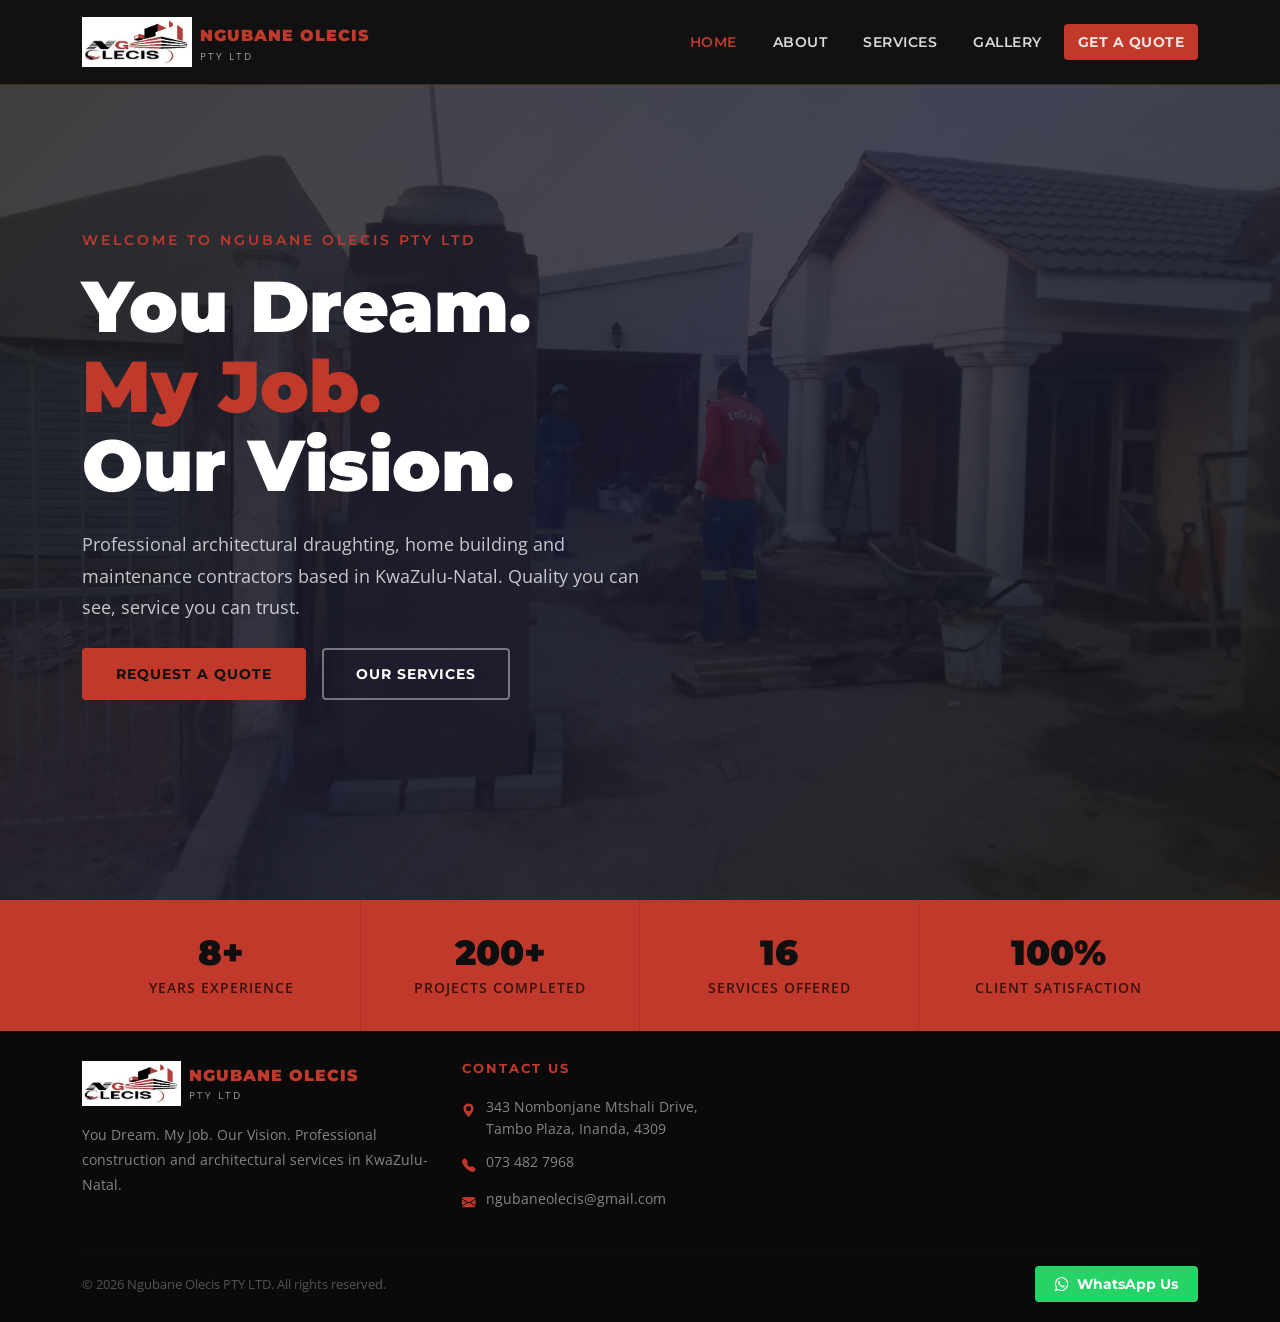
<file: index.html>
<!DOCTYPE html>
<html lang="en">
<head>
    <meta charset="UTF-8">
    <meta name="viewport" content="width=device-width, initial-scale=1.0">
    <meta name="description" content="Ngubane Olecis PTY LTD - Professional construction, architectural draughting and home building contractors in Inanda, KwaZulu-Natal">
    <meta name="keywords" content="construction, home building, renovations, architectural, KwaZulu-Natal, Inanda, Ngubane Olecis">
    <title>Ngubane Olecis PTY LTD</title>

    <!-- Bootstrap CSS -->
    <link href="https://cdn.jsdelivr.net/npm/bootstrap@5.3.0/dist/css/bootstrap.min.css" rel="stylesheet">
    <!-- Bootstrap Icons -->
    <link href="https://cdn.jsdelivr.net/npm/bootstrap-icons@1.10.5/font/bootstrap-icons.css" rel="stylesheet">
    <!-- Google Fonts -->
    <link href="https://fonts.googleapis.com/css2?family=Montserrat:wght@400;600;700;900&family=Open+Sans:wght@400;500;600&display=swap" rel="stylesheet">
    <!-- Custom CSS -->
    <link rel="stylesheet" href="./style.css">
</head>
<body>

<!-- NAVBAR -->
<nav class="navbar navbar-expand-lg fixed-top" id="mainNavbar">
    <div class="container">
        <a class="navbar-brand d-flex align-items-center gap-2" href="index.html">
            <img src="logo.png" alt="Ngubane Olecis Logo" height="50">
            <div>
                <span class="brand-name">NGUBANE OLECIS</span>
                <span class="brand-sub d-block">PTY LTD</span>
            </div>
        </a>
        <button class="navbar-toggler" type="button" data-bs-toggle="collapse" data-bs-target="#navMenu">
            <span class="navbar-toggler-icon"></span>
        </button>
        <div class="collapse navbar-collapse" id="navMenu">
            <ul class="navbar-nav ms-auto align-items-lg-center gap-lg-2">
                <li class="nav-item"><a class="nav-link active" href="index.html">Home</a></li>
                <li class="nav-item"><a class="nav-link" href="about.html">About</a></li>
                <li class="nav-item"><a class="nav-link" href="services.html">Services</a></li>
                <li class="nav-item"><a class="nav-link" href="gallery.html">Gallery</a></li>
                <li class="nav-item">
                    <a class="nav-link btn-quote" href="contact.html">Get a Quote</a>
                </li>
            </ul>
        </div>
    </div>
</nav>

<!-- HERO SECTION -->
<section class="hero-section d-flex align-items-center" id="home">
    <div class="hero-overlay"></div>
    <div class="container position-relative z-1">
        <div class="row">
            <div class="col-lg-8">
                <p class="hero-tagline">Welcome to Ngubane Olecis PTY LTD</p>
                <h1 class="hero-title">You Dream.<br><span>My Job.</span><br>Our Vision.</h1>
                <p class="hero-description">Professional architectural draughting, home building and maintenance contractors based in KwaZulu-Natal. Quality you can see, service you can trust.</p>
                <div class="d-flex flex-wrap gap-3 mt-4">
                    <a href="contact.html" class="btn btn-primary-custom">Request a Quote</a>
                    <a href="services.html" class="btn btn-outline-custom">Our Services</a>
                </div>
            </div>
        </div>
    </div>
</section>

<!-- STATS SECTION -->
<section class="stats-section">
    <div class="container">
        <div class="row g-0">
            <div class="col-6 col-md-3 stat-item text-center">
                <h3>8+</h3>
                <p>Years Experience</p>
            </div>
            <div class="col-6 col-md-3 stat-item text-center">
                <h3>200+</h3>
                <p>Projects Completed</p>
            </div>
            <div class="col-6 col-md-3 stat-item text-center">
                <h3>16</h3>
                <p>Services Offered</p>
            </div>
            <div class="col-6 col-md-3 stat-item text-center">
                <h3>100%</h3>
                <p>Client Satisfaction</p>
            </div>
        </div>
    </div>
</section>

<!-- FOOTER -->
<footer class="footer py-5">
    <div class="container">
        <div class="row g-4">
            <div class="col-lg-4">
                <div class="d-flex align-items-center gap-2 mb-3">
                    <img src="logo.png" alt="Logo" height="45">
                    <div>
                        <span class="brand-name">NGUBANE OLECIS</span>
                        <span class="brand-sub d-block">PTY LTD</span>
                    </div>
                </div>
                <p class="footer-desc">You Dream. My Job. Our Vision. Professional construction and architectural services in KwaZulu-Natal.</p>
            </div>

            <div class="col-lg-3">
                <h6 class="footer-heading">Contact Us</h6>
                <ul class="footer-contact">
                    <li><i class="bi bi-geo-alt-fill"></i> 343 Nombonjane Mtshali Drive, Tambo Plaza, Inanda, 4309</li>
                    <li><i class="bi bi-telephone-fill"></i> 073 482 7968</li>
                    <li><i class="bi bi-envelope-fill"></i> ngubaneolecis@gmail.com</li>
                </ul>
            </div>
        </div>
        <hr class="footer-divider mt-4">
        <div class="row align-items-center">
            <div class="col-md-6 text-center text-md-start">
                <p class="footer-copy">© 2026 Ngubane Olecis PTY LTD. All rights reserved.</p>
            </div>
            <div class="col-md-6 text-center text-md-end">
                <a href="https://wa.me/27734827968" class="whatsapp-btn" target="_blank">
                    <i class="bi bi-whatsapp"></i> WhatsApp Us
                </a>
            </div>
        </div>
    </div>
</footer>

<!-- Bootstrap JS -->
<script src="https://cdn.jsdelivr.net/npm/bootstrap@5.3.0/dist/js/bootstrap.bundle.min.js"></script>
<!-- Custom JS -->
<script src="./main.js"></script>
</body>
</html>
</file>
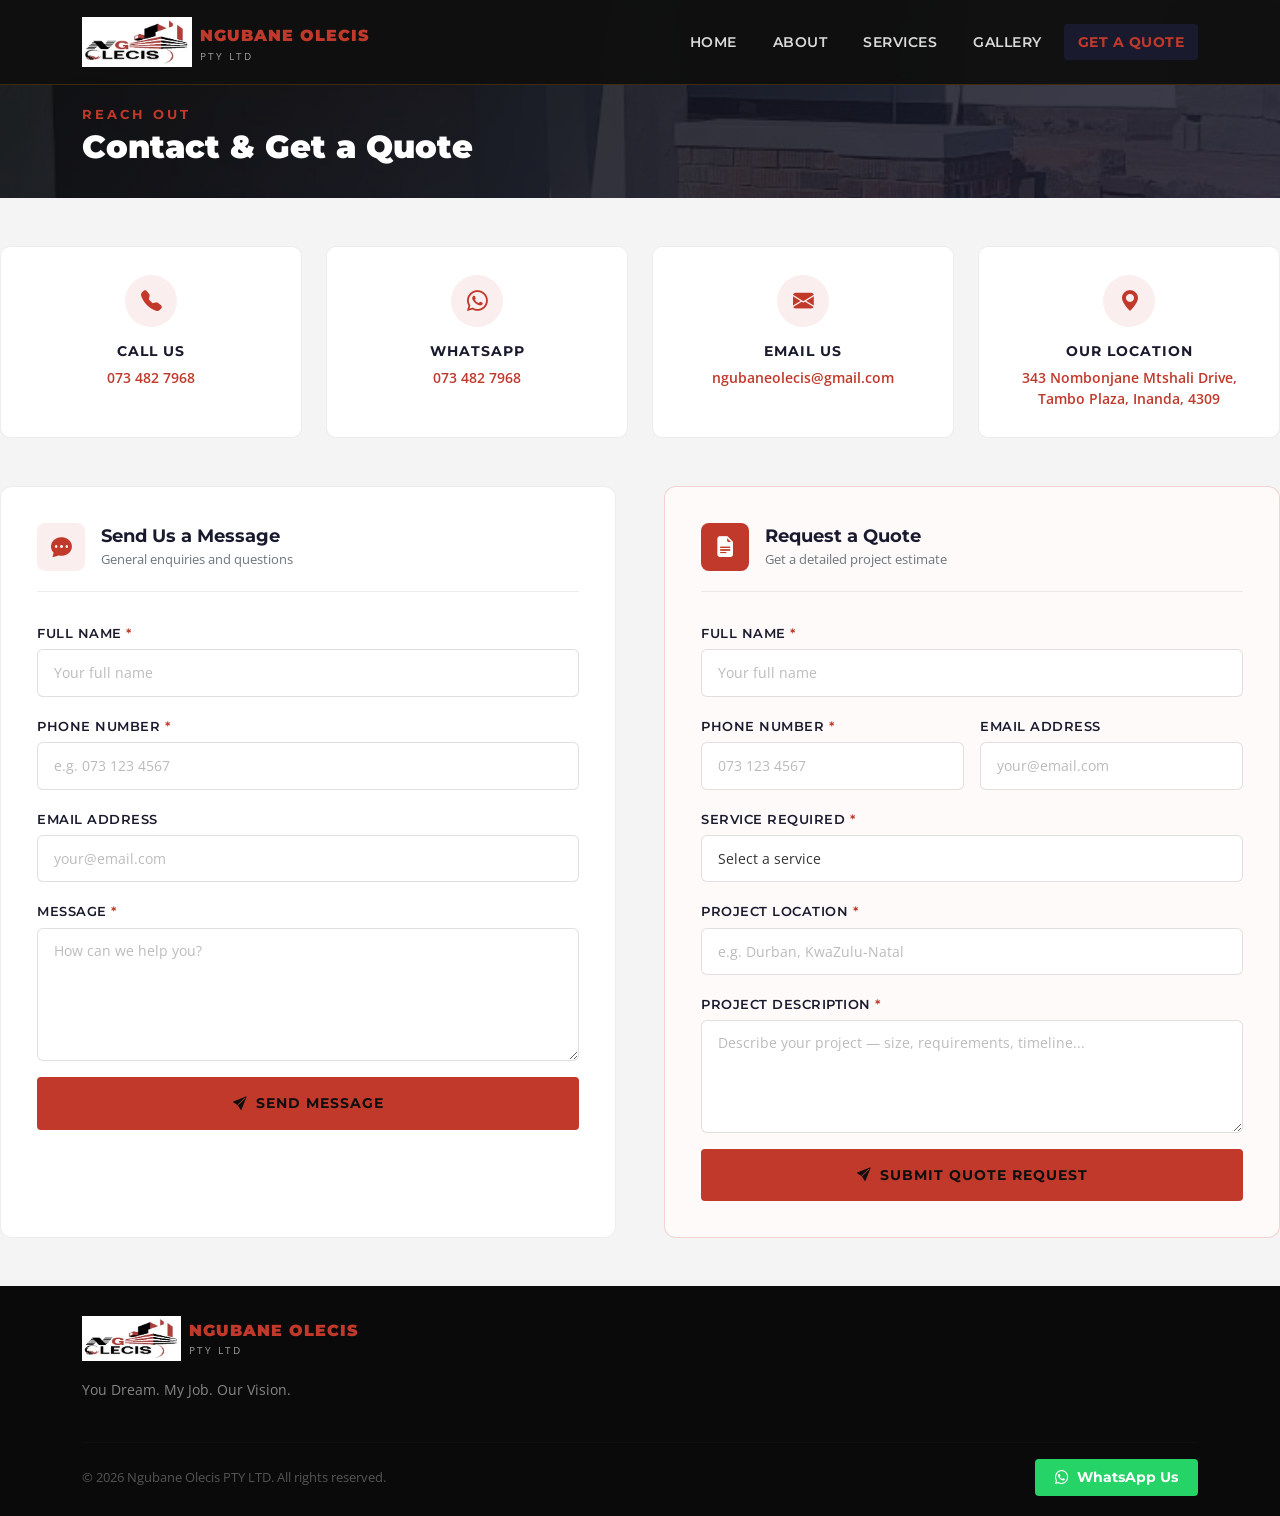
<file: contact.html>
<!DOCTYPE html>
<html lang="en">
<head>
    <meta charset="UTF-8">
    <meta name="viewport" content="width=device-width, initial-scale=1.0">
    <meta name="description" content="Contact Ngubane Olecis PTY LTD - Request a quote or get in touch with our construction team in KwaZulu-Natal">
    <title>Contact Us | Ngubane Olecis PTY LTD</title>

    <link href="https://cdn.jsdelivr.net/npm/bootstrap@5.3.0/dist/css/bootstrap.min.css" rel="stylesheet">
    <link href="https://cdn.jsdelivr.net/npm/bootstrap-icons@1.10.5/font/bootstrap-icons.css" rel="stylesheet">
    <link href="https://fonts.googleapis.com/css2?family=Montserrat:wght@400;600;700;900&family=Open+Sans:wght@400;500;600&display=swap" rel="stylesheet">
    <link rel="stylesheet" href="style.css">
</head>
<body>

<!-- NAVBAR -->
<nav class="navbar navbar-expand-lg fixed-top" id="mainNavbar">
    <div class="container">
        <a class="navbar-brand d-flex align-items-center gap-2" href="index.html">
            <img src="logo.png" alt="Ngubane Olecis Logo" height="50">
            <div>
                <span class="brand-name">NGUBANE OLECIS</span>
                <span class="brand-sub d-block">PTY LTD</span>
            </div>
        </a>
        <button class="navbar-toggler" type="button" data-bs-toggle="collapse" data-bs-target="#navMenu">
            <span class="navbar-toggler-icon"></span>
        </button>
        <div class="collapse navbar-collapse" id="navMenu">
            <ul class="navbar-nav ms-auto align-items-lg-center gap-lg-2">
                <li class="nav-item"><a class="nav-link" href="index.html">Home</a></li>
                <li class="nav-item"><a class="nav-link" href="about.html">About</a></li>
                <li class="nav-item"><a class="nav-link" href="services.html">Services</a></li>
                <li class="nav-item"><a class="nav-link" href="gallery.html">Gallery</a></li>
                <li class="nav-item"><a class="nav-link btn-quote active" href="contact.html">Get a Quote</a></li>
            </ul>
        </div>
    </div>
</nav>

<!-- PAGE HERO -->
<section class="page-hero contact-hero d-flex align-items-center">
    <div class="contact-hero-overlay"></div>
    <div class="container position-relative z-1">
        <p class="section-label">Reach Out</p>
        <h1 class="page-hero-title">Contact & Get a Quote</h1>
        
    </div>
</section>

<!-- CONTACT INFO CARDS -->
<section class="py-5 contact-main-section">
<div class="row g-4 justify-content-center mb-5">
    <div class="col-sm-6 col-lg-3">
        <a href="tel:0734827968" class="contact-info-link">
            <div class="contact-info-card text-center">
                <div class="contact-info-icon">
                    <i class="bi bi-telephone-fill"></i>
                </div>
                <h6>Call Us</h6>
                <span>073 482 7968</span>
            </div>
        </a>
    </div>
    <div class="col-sm-6 col-lg-3">
        <a href="https://wa.me/27734827968" target="_blank" class="contact-info-link">
            <div class="contact-info-card text-center">
                <div class="contact-info-icon">
                    <i class="bi bi-whatsapp"></i>
                </div>
                <h6>WhatsApp</h6>
                <span>073 482 7968</span>
            </div>
        </a>
    </div>
    <div class="col-sm-6 col-lg-3">
        <a href="mailto:ngubaneolecis@gmail.com" class="contact-info-link">
            <div class="contact-info-card text-center">
                <div class="contact-info-icon">
                    <i class="bi bi-envelope-fill"></i>
                </div>
                <h6>Email Us</h6>
                <span>ngubaneolecis@gmail.com</span>
            </div>
        </a>
    </div>
    <div class="col-sm-6 col-lg-3">
        <a href="https://maps.google.com/?q=905+Nombonjane+Mtshali+Drive+Inanda" target="_blank" class="contact-info-link">
            <div class="contact-info-card text-center">
                <div class="contact-info-icon">
                    <i class="bi bi-geo-alt-fill"></i>
                </div>
                <h6>Our Location</h6>
                <span>343 Nombonjane Mtshali Drive, Tambo Plaza, Inanda, 4309</span>
            </div>
        </a>
    </div>
</div>

        <!-- FORMS ROW -->
        <div class="row g-5">

            <!-- CONTACT FORM -->
            <div class="col-lg-6">
                <div class="form-card">
                    <div class="form-card-header">
                        <div class="form-card-icon"><i class="bi bi-chat-dots-fill"></i></div>
                        <div>
                            <h4>Send Us a Message</h4>
                            <p>General enquiries and questions</p>
                        </div>
                    </div>
                    <form id="contactForm" action="https://formspree.io/f/YOUR_FORM_ID" method="POST">
                        <div class="mb-3">
                            <label class="form-label">Full Name <span class="required">*</span></label>
                            <input type="text" name="name" class="form-control custom-input" placeholder="Your full name" required>
                        </div>
                        <div class="mb-3">
                            <label class="form-label">Phone Number <span class="required">*</span></label>
                            <input type="tel" name="phone" class="form-control custom-input" placeholder="e.g. 073 123 4567" required>
                        </div>
                        <div class="mb-3">
                            <label class="form-label">Email Address</label>
                            <input type="email" name="email" class="form-control custom-input" placeholder="your@email.com">
                        </div>
                        <div class="mb-3">
                            <label class="form-label">Message <span class="required">*</span></label>
                            <textarea name="message" class="form-control custom-input" rows="5" placeholder="How can we help you?" required></textarea>
                        </div>
                        <button type="submit" class="btn btn-primary-custom w-100">
                            <i class="bi bi-send-fill me-2"></i>Send Message
                        </button>
                    </form>
                </div>
            </div>

            <!-- QUOTE FORM -->
            <div class="col-lg-6">
                <div class="form-card quote-form-card">
                    <div class="form-card-header">
                        <div class="form-card-icon featured"><i class="bi bi-file-earmark-text-fill"></i></div>
                        <div>
                            <h4>Request a Quote</h4>
                            <p>Get a detailed project estimate</p>
                        </div>
                    </div>
                    <form id="quoteForm" action="https://formspree.io/f/YOUR_FORM_ID" method="POST">
                        <div class="mb-3">
                            <label class="form-label">Full Name <span class="required">*</span></label>
                            <input type="text" name="name" class="form-control custom-input" placeholder="Your full name" required>
                        </div>
                        <div class="row g-3 mb-3">
                            <div class="col-6">
                                <label class="form-label">Phone Number <span class="required">*</span></label>
                                <input type="tel" name="phone" class="form-control custom-input" placeholder="073 123 4567" required>
                            </div>
                            <div class="col-6">
                                <label class="form-label">Email Address</label>
                                <input type="email" name="email" class="form-control custom-input" placeholder="your@email.com">
                            </div>
                        </div>
                        <div class="mb-3">
                            <label class="form-label">Service Required <span class="required">*</span></label>
                            <select name="service" class="form-control custom-input" required>
                                <option value="" disabled selected>Select a service</option>
                                <option>Architectural Services & House Plans</option>
                                <option>Home Building</option>
                                <option>Home Renovations</option>
                                <option>Plumbing</option>
                                <option>Roofing</option>
                                <option>Painting</option>
                                <option>Ceilings & Interior Design</option>
                                <option>Landscaping</option>
                                <option>Storm Water Control</option>
                                <option>Wall & Concrete Repairs</option>
                                <option>Fencing</option>
                                <option>Decking</option>
                                <option>Project Management</option>
                                <option>Other</option>
                            </select>
                        </div>
                        <div class="mb-3">
                            <label class="form-label">Project Location <span class="required">*</span></label>
                            <input type="text" name="location" class="form-control custom-input" placeholder="e.g. Durban, KwaZulu-Natal" required>
                        </div>
                        <div class="mb-3">
                            <label class="form-label">Project Description <span class="required">*</span></label>
                            <textarea name="description" class="form-control custom-input" rows="4" placeholder="Describe your project — size, requirements, timeline..." required></textarea>
                        </div>
                        <button type="submit" class="btn btn-primary-custom w-100">
                            <i class="bi bi-send-fill me-2"></i>Submit Quote Request
                        </button>
                    </form>
                </div>
            </div>

        </div>
    </div>
</section>

<!-- SUCCESS MESSAGE -->
<div id="successMessage" class="success-toast" style="display:none;">
    <i class="bi bi-check-circle-fill"></i>
    <span>Message sent successfully! We will be in touch soon.</span>
</div>

<!-- FOOTER -->
<footer class="footer py-5">
    <div class="container">
        <div class="row g-4">
            <div class="col-lg-4">
                <div class="d-flex align-items-center gap-2 mb-3">
                    <img src="logo.png" alt="Logo" height="45">
                    <div>
                        <span class="brand-name">NGUBANE OLECIS</span>
                        <span class="brand-sub d-block">PTY LTD</span>
                    </div>
                </div>
                <p class="footer-desc">You Dream. My Job. Our Vision.</p>
            </div>
          
        </div>
        <hr class="footer-divider mt-4">
        <div class="row align-items-center">
            <div class="col-md-6 text-center text-md-start">
                <p class="footer-copy">© 2026 Ngubane Olecis PTY LTD. All rights reserved.</p>
            </div>
            <div class="col-md-6 text-center text-md-end">
                <a href="https://wa.me/27734827968" class="whatsapp-btn" target="_blank">
                    <i class="bi bi-whatsapp"></i> WhatsApp Us
                </a>
            </div>
        </div>
    </div>
</footer>

<script src="https://cdn.jsdelivr.net/npm/bootstrap@5.3.0/dist/js/bootstrap.bundle.min.js"></script>
<script src="main.js"></script>
</body>
</html>
</file>
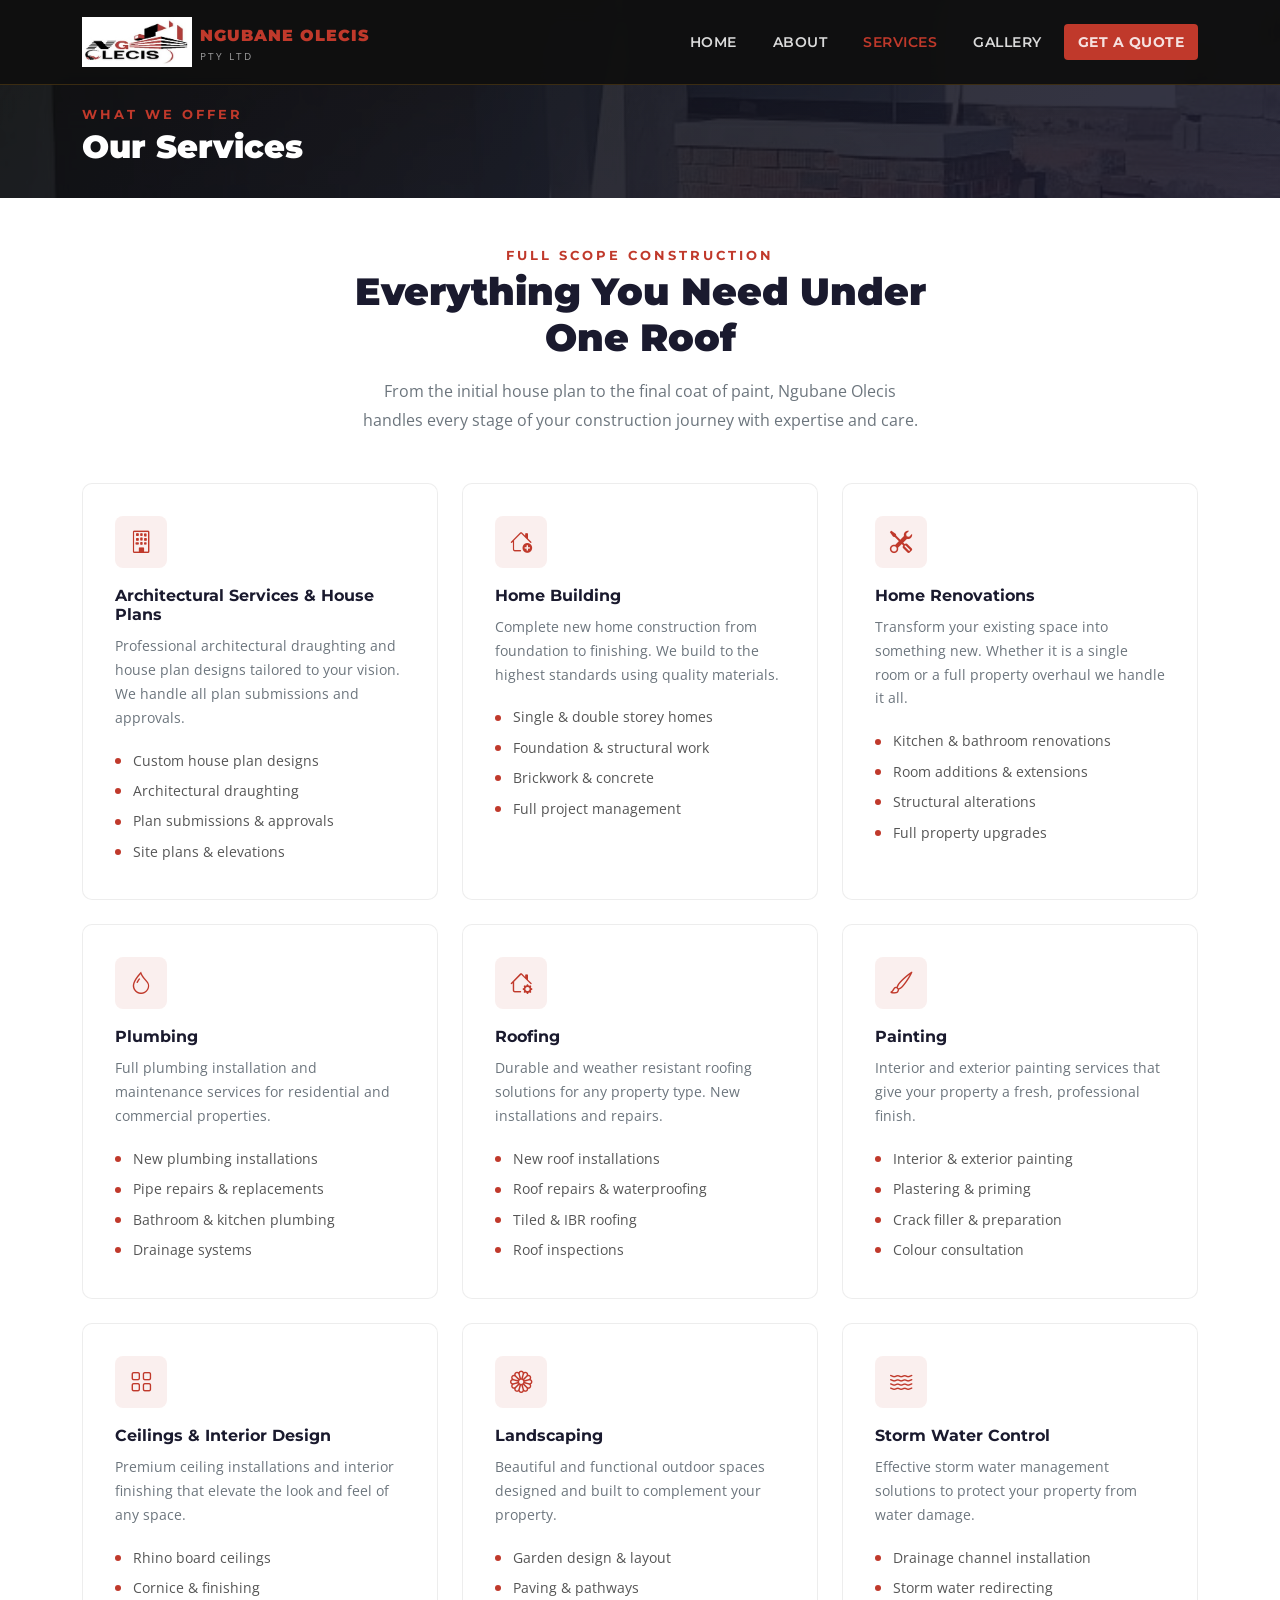
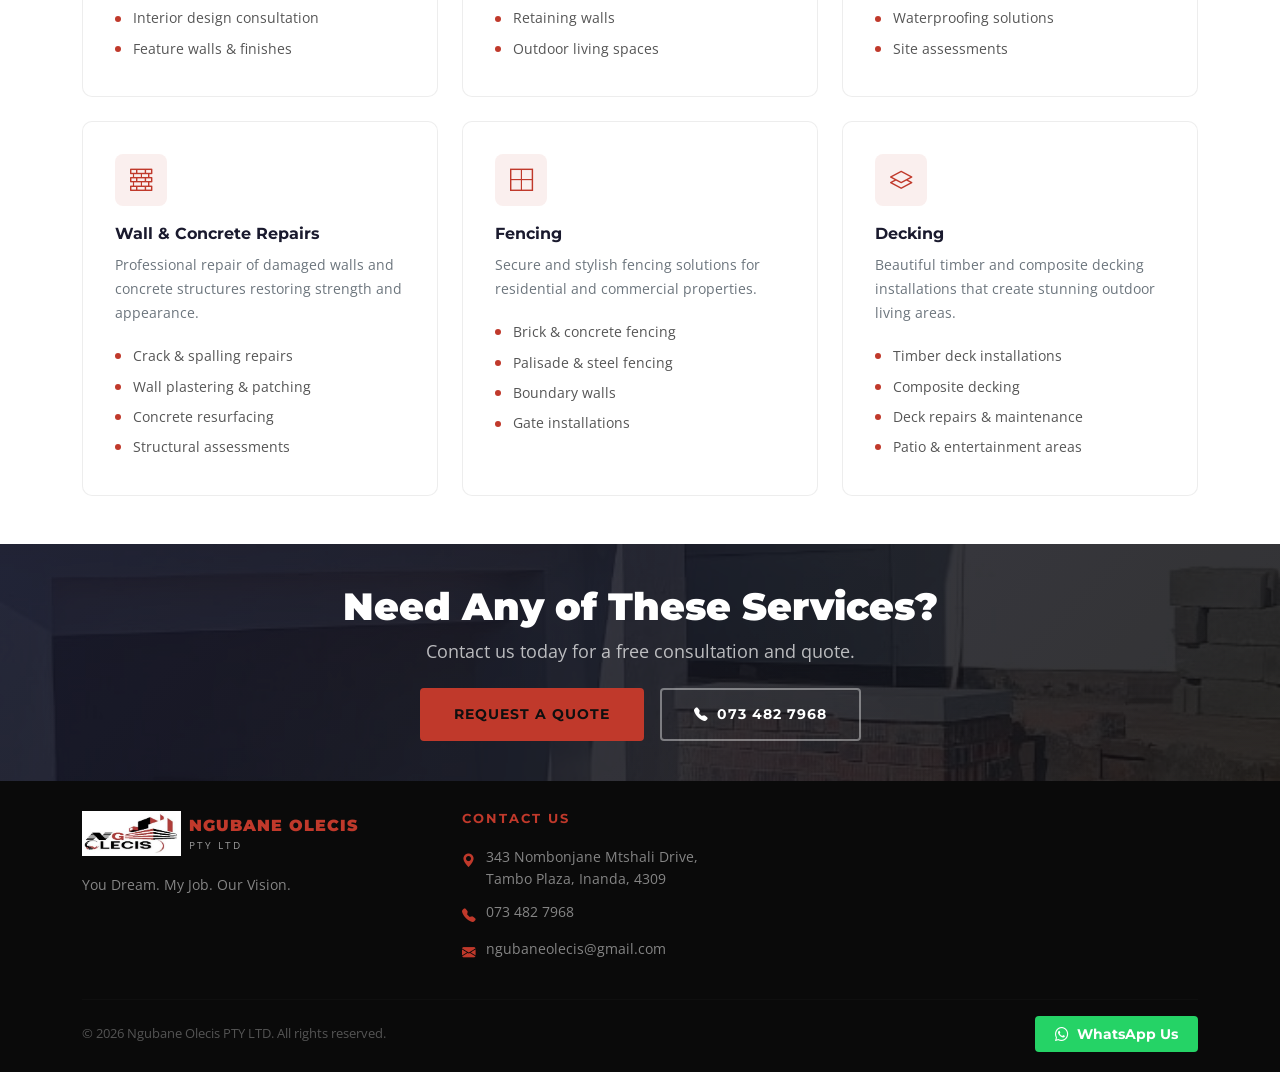
<file: services.html>
<!DOCTYPE html>
<html lang="en">
<head>
    <meta charset="UTF-8">
    <meta name="viewport" content="width=device-width, initial-scale=1.0">
    <meta name="description" content="Services offered by Ngubane Olecis PTY LTD - Construction, Architectural, Renovations and more in KwaZulu-Natal">
    <title>Services | Ngubane Olecis PTY LTD</title>

    <link href="https://cdn.jsdelivr.net/npm/bootstrap@5.3.0/dist/css/bootstrap.min.css" rel="stylesheet">
    <link href="https://cdn.jsdelivr.net/npm/bootstrap-icons@1.10.5/font/bootstrap-icons.css" rel="stylesheet">
    <link href="https://fonts.googleapis.com/css2?family=Montserrat:wght@400;600;700;900&family=Open+Sans:wght@400;500;600&display=swap" rel="stylesheet">
    <link rel="stylesheet" href="style.css">
</head>
<body>

<!-- NAVBAR -->
<nav class="navbar navbar-expand-lg fixed-top" id="mainNavbar">
    <div class="container">
        <a class="navbar-brand d-flex align-items-center gap-2" href="index.html">
            <img src="logo.png" alt="Ngubane Olecis Logo" height="50">
            <div>
                <span class="brand-name">NGUBANE OLECIS</span>
                <span class="brand-sub d-block">PTY LTD</span>
            </div>
        </a>
        <button class="navbar-toggler" type="button" data-bs-toggle="collapse" data-bs-target="#navMenu">
            <span class="navbar-toggler-icon"></span>
        </button>
        <div class="collapse navbar-collapse" id="navMenu">
            <ul class="navbar-nav ms-auto align-items-lg-center gap-lg-2">
                <li class="nav-item"><a class="nav-link" href="index.html">Home</a></li>
                <li class="nav-item"><a class="nav-link" href="about.html">About</a></li>
                <li class="nav-item"><a class="nav-link active" href="services.html">Services</a></li>
                <li class="nav-item"><a class="nav-link" href="gallery.html">Gallery</a></li>
                <li class="nav-item"><a class="nav-link btn-quote" href="contact.html">Get a Quote</a></li>
            </ul>
        </div>
    </div>
</nav>

<!-- PAGE HERO -->
<section class="page-hero d-flex align-items-center">
    <div class="page-hero-overlay"></div>
    <div class="container position-relative z-1">
        <p class="section-label">What We Offer</p>
        <h1 class="page-hero-title">Our Services</h1>
       
    </div>
</section>

<!-- SERVICES INTRO -->
<section class="py-5 bg-white">
    <div class="container">
        <div class="row justify-content-center text-center mb-5">
            <div class="col-lg-7">
                <p class="section-label">Full Scope Construction</p>
                <h2 class="section-title">Everything You Need Under One Roof</h2>
                <p class="section-description">From the initial house plan to the final coat of paint, Ngubane Olecis handles every stage of your construction journey with expertise and care.</p>
            </div>
        </div>

        <div class="row g-4">

            <div class="col-md-6 col-lg-4">
                <div class="service-card-full">
                    <div class="scf-icon"><i class="bi bi-building"></i></div>
                    <div class="scf-body">
                        <h5>Architectural Services & House Plans</h5>
                        <p>Professional architectural draughting and house plan designs tailored to your vision. We handle all plan submissions and approvals.</p>
                        <ul class="service-list">
                            <li>Custom house plan designs</li>
                            <li>Architectural draughting</li>
                            <li>Plan submissions & approvals</li>
                            <li>Site plans & elevations</li>
                        </ul>
                    </div>
                </div>
            </div>

            <div class="col-md-6 col-lg-4">
                <div class="service-card-full">
                    <div class="scf-icon"><i class="bi bi-house-add"></i></div>
                    <div class="scf-body">
                        <h5>Home Building</h5>
                        <p>Complete new home construction from foundation to finishing. We build to the highest standards using quality materials.</p>
                        <ul class="service-list">
                            <li>Single & double storey homes</li>
                            <li>Foundation & structural work</li>
                            <li>Brickwork & concrete</li>
                            <li>Full project management</li>
                        </ul>
                    </div>
                </div>
            </div>

            <div class="col-md-6 col-lg-4">
                <div class="service-card-full">
                    <div class="scf-icon"><i class="bi bi-tools"></i></div>
                    <div class="scf-body">
                        <h5>Home Renovations</h5>
                        <p>Transform your existing space into something new. Whether it is a single room or a full property overhaul we handle it all.</p>
                        <ul class="service-list">
                            <li>Kitchen & bathroom renovations</li>
                            <li>Room additions & extensions</li>
                            <li>Structural alterations</li>
                            <li>Full property upgrades</li>
                        </ul>
                    </div>
                </div>
            </div>

            <div class="col-md-6 col-lg-4">
                <div class="service-card-full">
                    <div class="scf-icon"><i class="bi bi-droplet"></i></div>
                    <div class="scf-body">
                        <h5>Plumbing</h5>
                        <p>Full plumbing installation and maintenance services for residential and commercial properties.</p>
                        <ul class="service-list">
                            <li>New plumbing installations</li>
                            <li>Pipe repairs & replacements</li>
                            <li>Bathroom & kitchen plumbing</li>
                            <li>Drainage systems</li>
                        </ul>
                    </div>
                </div>
            </div>

            <div class="col-md-6 col-lg-4">
                <div class="service-card-full">
                    <div class="scf-icon"><i class="bi bi-house-gear"></i></div>
                    <div class="scf-body">
                        <h5>Roofing</h5>
                        <p>Durable and weather resistant roofing solutions for any property type. New installations and repairs.</p>
                        <ul class="service-list">
                            <li>New roof installations</li>
                            <li>Roof repairs & waterproofing</li>
                            <li>Tiled & IBR roofing</li>
                            <li>Roof inspections</li>
                        </ul>
                    </div>
                </div>
            </div>

            <div class="col-md-6 col-lg-4">
                <div class="service-card-full">
                    <div class="scf-icon"><i class="bi bi-brush"></i></div>
                    <div class="scf-body">
                        <h5>Painting</h5>
                        <p>Interior and exterior painting services that give your property a fresh, professional finish.</p>
                        <ul class="service-list">
                            <li>Interior & exterior painting</li>
                            <li>Plastering & priming</li>
                            <li>Crack filler & preparation</li>
                            <li>Colour consultation</li>
                        </ul>
                    </div>
                </div>
            </div>

            <div class="col-md-6 col-lg-4">
                <div class="service-card-full">
                    <div class="scf-icon"><i class="bi bi-grid"></i></div>
                    <div class="scf-body">
                        <h5>Ceilings & Interior Design</h5>
                        <p>Premium ceiling installations and interior finishing that elevate the look and feel of any space.</p>
                        <ul class="service-list">
                            <li>Rhino board ceilings</li>
                            <li>Cornice & finishing</li>
                            <li>Interior design consultation</li>
                            <li>Feature walls & finishes</li>
                        </ul>
                    </div>
                </div>
            </div>

            <div class="col-md-6 col-lg-4">
                <div class="service-card-full">
                    <div class="scf-icon"><i class="bi bi-flower1"></i></div>
                    <div class="scf-body">
                        <h5>Landscaping</h5>
                        <p>Beautiful and functional outdoor spaces designed and built to complement your property.</p>
                        <ul class="service-list">
                            <li>Garden design & layout</li>
                            <li>Paving & pathways</li>
                            <li>Retaining walls</li>
                            <li>Outdoor living spaces</li>
                        </ul>
                    </div>
                </div>
            </div>

            <div class="col-md-6 col-lg-4">
                <div class="service-card-full">
                    <div class="scf-icon"><i class="bi bi-water"></i></div>
                    <div class="scf-body">
                        <h5>Storm Water Control</h5>
                        <p>Effective storm water management solutions to protect your property from water damage.</p>
                        <ul class="service-list">
                            <li>Drainage channel installation</li>
                            <li>Storm water redirecting</li>
                            <li>Waterproofing solutions</li>
                            <li>Site assessments</li>
                        </ul>
                    </div>
                </div>
            </div>

            <div class="col-md-6 col-lg-4">
                <div class="service-card-full">
                    <div class="scf-icon"><i class="bi bi-bricks"></i></div>
                    <div class="scf-body">
                        <h5>Wall & Concrete Repairs</h5>
                        <p>Professional repair of damaged walls and concrete structures restoring strength and appearance.</p>
                        <ul class="service-list">
                            <li>Crack & spalling repairs</li>
                            <li>Wall plastering & patching</li>
                            <li>Concrete resurfacing</li>
                            <li>Structural assessments</li>
                        </ul>
                    </div>
                </div>
            </div>

            <div class="col-md-6 col-lg-4">
                <div class="service-card-full">
                    <div class="scf-icon"><i class="bi bi-border-all"></i></div>
                    <div class="scf-body">
                        <h5>Fencing</h5>
                        <p>Secure and stylish fencing solutions for residential and commercial properties.</p>
                        <ul class="service-list">
                            <li>Brick & concrete fencing</li>
                            <li>Palisade & steel fencing</li>
                            <li>Boundary walls</li>
                            <li>Gate installations</li>
                        </ul>
                    </div>
                </div>
            </div>

            <div class="col-md-6 col-lg-4">
                <div class="service-card-full">
                    <div class="scf-icon"><i class="bi bi-layers"></i></div>
                    <div class="scf-body">
                        <h5>Decking</h5>
                        <p>Beautiful timber and composite decking installations that create stunning outdoor living areas.</p>
                        <ul class="service-list">
                            <li>Timber deck installations</li>
                            <li>Composite decking</li>
                            <li>Deck repairs & maintenance</li>
                            <li>Patio & entertainment areas</li>
                        </ul>
                    </div>
                </div>
            </div>

        </div>
    </div>
</section>

<!-- CTA -->
<section class="cta-section text-center">
    <div class="container">
        <h2>Need Any of These Services?</h2>
        <p>Contact us today for a free consultation and quote.</p>
        <div class="d-flex justify-content-center flex-wrap gap-3 mt-4">
            <a href="contact.html" class="btn btn-primary-custom">Request a Quote</a>
            <a href="tel:0734827968" class="btn btn-outline-custom">
                <i class="bi bi-telephone-fill me-2"></i>073 482 7968
            </a>
        </div>
    </div>
</section>

<!-- FOOTER -->
<footer class="footer py-5">
    <div class="container">
        <div class="row g-4">
            <div class="col-lg-4">
                <div class="d-flex align-items-center gap-2 mb-3">
                    <img src="logo.png" alt="Logo" height="45">
                    <div>
                        <span class="brand-name">NGUBANE OLECIS</span>
                        <span class="brand-sub d-block">PTY LTD</span>
                    </div>
                </div>
                <p class="footer-desc">You Dream. My Job. Our Vision.</p>
            </div>
            
            <div class="col-lg-3">
                <h6 class="footer-heading">Contact Us</h6>
                <ul class="footer-contact">
                    <li><i class="bi bi-geo-alt-fill"></i> 343 Nombonjane Mtshali Drive, Tambo Plaza, Inanda, 4309</li>
                    <li><i class="bi bi-telephone-fill"></i> 073 482 7968</li>
                    <li><i class="bi bi-envelope-fill"></i> ngubaneolecis@gmail.com</li>
                </ul>
            </div>
        </div>
        <hr class="footer-divider mt-4">
        <div class="row align-items-center">
            <div class="col-md-6 text-center text-md-start">
                <p class="footer-copy">© 2026 Ngubane Olecis PTY LTD. All rights reserved.</p>
            </div>
            <div class="col-md-6 text-center text-md-end">
                <a href="https://wa.me/27734827968" class="whatsapp-btn" target="_blank">
                    <i class="bi bi-whatsapp"></i> WhatsApp Us
                </a>
            </div>
        </div>
    </div>
</footer>

<script src="https://cdn.jsdelivr.net/npm/bootstrap@5.3.0/dist/js/bootstrap.bundle.min.js"></script>
<script src="main.js"></script>
</body>
</html>
</file>
<file: style.css>
/* ==================== ROOT VARIABLES ==================== */
:root {
    --primary: #C0392B;
    --primary-dark: #96281B;
    --secondary: #1a1a2e;
    --dark: #0f0f0f;
    --light: #f8f9fa;
    --text-muted: #6c757d;
    --white: #ffffff;
    --card-bg: #ffffff;
    --section-bg: #f4f4f4;
}

/* ==================== GLOBAL ==================== */
* {
    margin: 0;
    padding: 0;
    box-sizing: border-box;
}

html {
    scroll-behavior: smooth;
}

body {
    font-family: 'Open Sans', sans-serif;
    color: #333;
    overflow-x: hidden;
}

h1, h2, h3, h4, h5, h6 {
    font-family: 'Montserrat', sans-serif;
    font-weight: 700;
}

/* ==================== NAVBAR ==================== */
#mainNavbar {
    background: rgba(15, 15, 15, 0.95);
    backdrop-filter: blur(10px);
    padding: 12px 0;
    transition: all 0.3s ease;
    border-bottom: 1px solid rgba(232, 160, 32, 0.2);
}

#mainNavbar.scrolled {
    background: rgba(15, 15, 15, 0.98);
    padding: 8px 0;
    box-shadow: 0 2px 20px rgba(0,0,0,0.3);
}

.brand-name {
    font-family: 'Montserrat', sans-serif;
    font-weight: 900;
    font-size: 1rem;
    color: var(--primary);
    letter-spacing: 1px;
}

.brand-sub {
    font-size: 0.65rem;
    color: rgba(255,255,255,0.6);
    letter-spacing: 2px;
    text-transform: uppercase;
}

.navbar-nav .nav-link {
    color: rgba(255,255,255,0.85) !important;
    font-family: 'Montserrat', sans-serif;
    font-weight: 600;
    font-size: 0.85rem;
    letter-spacing: 0.5px;
    padding: 8px 14px !important;
    transition: color 0.3s ease;
    text-transform: uppercase;
}

.navbar-nav .nav-link:hover,
.navbar-nav .nav-link.active {
    color: var(--primary) !important;
}

.btn-quote {
    background: var(--primary) !important;
    color: var(--white) !important;
    border-radius: 4px !important;
    font-weight: 700 !important;
    padding: 8px 20px !important;
    transition: all 0.3s ease !important;
}

.btn-quote:hover,
.btn-quote.active {
    background: var(--secondary) !important;
    color: var(--white) !important;
}

.navbar-toggler {
    border-color: rgba(232, 160, 32, 0.5);
}

.navbar-toggler-icon {
    filter: invert(1);
}

/* ==================== HERO ==================== */
.hero-section {
    min-height: 100vh;
    background: linear-gradient(135deg, #0f0f0f 0%, #1a1a2e 50%, #0f0f0f 100%);
    position: relative;
    padding: 80px 0 50px;
    overflow: hidden;
    z-index: 0;
}

.hero-overlay {
    position: absolute;
    inset: 0;
    background: url('./homephoto.jpeg') center/cover no-repeat;
    opacity: 0.2;
    z-index: 0;
}

.hero-section .container {
    position: relative;
    z-index: 1;
}

.page-hero {
    min-height: 0;
    background: linear-gradient(135deg, #0f0f0f, #1a1a2e);
    position: relative;
    padding: 95px 0 20px;
    overflow: hidden;
    z-index: 0;
}

.page-hero-overlay {
    position: absolute;
    inset: 0;
    background: url('contactphoto.jpeg') center/cover no-repeat;
    opacity: 0.15;
    z-index: 0;
}

.page-hero .container {
    position: relative;
    z-index: 1;
}

.gallery-filter-section,
.gallery-section,
.about-intro,
.mvv-section,
.credentials-section,
.services-section {
    position: relative;
    z-index: 1;
    background: inherit;
}

.hero-tagline {
    color: var(--primary);
    font-family: 'Montserrat', sans-serif;
    font-weight: 600;
    font-size: 0.9rem;
    letter-spacing: 3px;
    text-transform: uppercase;
    margin-bottom: 16px;
}

.hero-title {
    font-size: clamp(2.5rem, 6vw, 4.5rem);
    font-weight: 900;
    color: var(--white);
    line-height: 1.1;
    margin-bottom: 24px;
}

.hero-title span {
    color: var(--primary);
}

.hero-description {
    color: rgba(255,255,255,0.75);
    font-size: 1.1rem;
    max-width: 560px;
    line-height: 1.8;
}

/* ==================== BUTTONS ==================== */
.btn-primary-custom {
    background: var(--primary);
    color: var(--dark);
    font-family: 'Montserrat', sans-serif;
    font-weight: 700;
    font-size: 0.85rem;
    letter-spacing: 1px;
    text-transform: uppercase;
    padding: 14px 32px;
    border-radius: 4px;
    border: 2px solid var(--primary);
    text-decoration: none;
    display: inline-block;
    transition: all 0.3s ease;
}

.btn-primary-custom:hover {
    background: var(--primary-dark);
    border-color: var(--primary-dark);
    color: var(--white);
    transform: translateY(-2px);
    box-shadow: 0 8px 25px rgba(232, 160, 32, 0.3);
}

.btn-outline-custom {
    background: transparent;
    color: var(--white);
    font-family: 'Montserrat', sans-serif;
    font-weight: 700;
    font-size: 0.85rem;
    letter-spacing: 1px;
    text-transform: uppercase;
    padding: 14px 32px;
    border-radius: 4px;
    border: 2px solid rgba(255,255,255,0.4);
    text-decoration: none;
    display: inline-block;
    transition: all 0.3s ease;
}

.btn-outline-custom:hover {
    border-color: var(--primary);
    color: var(--primary);
    transform: translateY(-2px);
}

/* ==================== STATS ==================== */
.stats-section {
    background: var(--primary);
    padding: 0;
}

.stat-item {
    padding: 32px 20px;
    border-right: 1px solid rgba(0,0,0,0.1);
}

.stat-item:last-child {
    border-right: none;
}

.stat-item h3 {
    font-size: 2.2rem;
    font-weight: 900;
    color: var(--dark);
    margin-bottom: 4px;
}

.stat-item p {
    font-size: 0.85rem;
    font-weight: 600;
    color: rgba(0,0,0,0.7);
    text-transform: uppercase;
    letter-spacing: 1px;
    margin: 0;
}

/* ==================== SECTION LABELS ==================== */
.section-label {
    color: var(--primary);
    font-family: 'Montserrat', sans-serif;
    font-weight: 700;
    font-size: 0.8rem;
    letter-spacing: 3px;
    text-transform: uppercase;
    margin-bottom: 4px;
}

.section-title {
    font-size: clamp(1.8rem, 3vw, 2.5rem);
    font-weight: 900;
    color: var(--secondary);
    margin-bottom: 16px;
}

.section-description {
    color: var(--text-muted);
    font-size: 1rem;
    max-width: 560px;
    margin: 0 auto;
    line-height: 1.8;
}

/* ==================== SERVICES ==================== */
.services-section {
    background: var(--section-bg);
}

.service-card {
    background: var(--white);
    border-radius: 8px;
    padding: 36px 28px;
    height: 100%;
    transition: all 0.3s ease;
    border: 1px solid rgba(0,0,0,0.06);
    position: relative;
    overflow: hidden;
}

.service-card::before {
    content: '';
    position: absolute;
    bottom: 0;
    left: 0;
    width: 0;
    height: 3px;
    background: var(--primary);
    transition: width 0.3s ease;
}

.service-card:hover::before {
    width: 100%;
}

.service-card:hover {
    transform: translateY(-6px);
    box-shadow: 0 20px 40px rgba(0,0,0,0.1);
}

.service-icon {
    width: 56px;
    height: 56px;
    background: rgba(232, 160, 32, 0.1);
    border-radius: 8px;
    display: flex;
    align-items: center;
    justify-content: center;
    margin-bottom: 20px;
    transition: all 0.3s ease;
}

.service-icon i {
    font-size: 1.5rem;
    color: var(--primary);
}

.service-card:hover .service-icon {
    background: var(--primary);
}

.service-card:hover .service-icon i {
    color: var(--dark);
}

.service-card h5 {
    font-size: 1rem;
    font-weight: 700;
    margin-bottom: 12px;
    color: var(--secondary);
}

.service-card p {
    font-size: 0.9rem;
    color: var(--text-muted);
    line-height: 1.7;
    margin: 0;
}

/* ==================== WHY SECTION ==================== */
.why-section {
    background: var(--white);
}

.why-item .why-icon {
    width: 44px;
    height: 44px;
    background: rgba(232, 160, 32, 0.1);
    border-radius: 8px;
    display: flex;
    align-items: center;
    justify-content: center;
    flex-shrink: 0;
}

.why-item .why-icon i {
    color: var(--primary);
    font-size: 1.2rem;
}

.why-item h6 {
    font-weight: 700;
    font-size: 0.95rem;
    margin-bottom: 4px;
    color: var(--secondary);
}

.why-item p {
    font-size: 0.88rem;
    color: var(--text-muted);
    margin: 0;
    line-height: 1.6;
}

.credentials-card {
    background: var(--secondary);
    border-radius: 12px;
    padding: 40px;
    border: 1px solid rgba(232, 160, 32, 0.2);
}

.credentials-card h5 {
    color: var(--primary);
    font-weight: 700;
    letter-spacing: 1px;
    text-transform: uppercase;
    font-size: 0.9rem;
}

.credential-item {
    display: flex;
    justify-content: space-between;
    align-items: center;
    padding: 14px 0;
    border-bottom: 1px solid rgba(255,255,255,0.08);
}

.credential-label {
    color: rgba(255,255,255,0.5);
    font-size: 0.85rem;
    font-weight: 600;
}

.credential-value {
    color: var(--white);
    font-size: 0.85rem;
    font-weight: 700;
    font-family: 'Montserrat', sans-serif;
}

/* ==================== CTA ==================== */
.cta-section {
    background: linear-gradient(135deg, #1a1a2e, #0f0f0f);
    padding: 40px 0;
    position: relative;
    overflow: hidden;
}

.cta-section::before {
    content: '';
    position: absolute;
    inset: 0;
    background: url('contactphoto.jpeg') center/cover no-repeat;
    opacity: 0.15;
    z-index: 0;
}

.cta-section .container {
    position: relative;
    z-index: 1;
}

.cta-section h2 {
    color: var(--white);
    font-size: clamp(1.8rem, 3vw, 2.5rem);
    font-weight: 900;
    position: relative;
}

.cta-section p {
    color: rgba(255,255,255,0.7);
    font-size: 1.1rem;
    position: relative;
}

/* ==================== FOOTER ==================== */
.footer {
    background: #0a0a0a;
    color: rgba(255,255,255,0.7);
    padding-top: 30px !important;
    padding-bottom: 20px !important;
}

.footer-desc {
    font-size: 0.88rem;
    line-height: 1.8;
    color: rgba(255,255,255,0.5);
}

.footer-heading {
    color: var(--primary);
    font-family: 'Montserrat', sans-serif;
    font-weight: 700;
    font-size: 0.8rem;
    letter-spacing: 2px;
    text-transform: uppercase;
    margin-bottom: 20px;
}

.footer-links {
    list-style: none;
    padding: 0;
    margin: 0;
}

.footer-links li {
    margin-bottom: 10px;
}

.footer-links a {
    color: rgba(255,255,255,0.5);
    text-decoration: none;
    font-size: 0.88rem;
    transition: color 0.3s ease;
}

.footer-links a:hover {
    color: var(--primary);
}

.footer-contact {
    list-style: none;
    padding: 0;
    margin: 0;
}

.footer-contact li {
    color: rgba(255,255,255,0.5);
    font-size: 0.85rem;
    margin-bottom: 12px;
    display: flex;
    align-items: flex-start;
    gap: 10px;
    line-height: 1.6;
}

.footer-contact i {
    color: var(--primary);
    margin-top: 3px;
    flex-shrink: 0;
}

.footer-divider {
    border-color: rgba(255,255,255,0.08);
}

.footer-copy {
    color: rgba(255,255,255,0.3);
    font-size: 0.8rem;
    margin: 0;
}

.whatsapp-btn {
    background: #25D366;
    color: white;
    padding: 8px 20px;
    border-radius: 4px;
    text-decoration: none;
    font-size: 0.85rem;
    font-weight: 700;
    font-family: 'Montserrat', sans-serif;
    transition: all 0.3s ease;
    display: inline-flex;
    align-items: center;
    gap: 8px;
}

.whatsapp-btn:hover {
    background: #1ebe57;
    color: white;
    transform: translateY(-2px);
}

/* ==================== RESPONSIVE ==================== */
@media (max-width: 768px) {
    .hero-section {
        padding: 70px 0 30px;
        text-align: center;
    }

    .hero-description {
        margin: 0 auto;
    }

    .d-flex.flex-wrap.gap-3 {
        justify-content: center;
    }

    .stat-item {
        border-right: none;
        border-bottom: 1px solid rgba(0,0,0,0.1);
    }

    .credentials-card {
        padding: 28px 20px;
    }
}

@media (max-width: 576px) {
    .hero-title {
        font-size: 2rem;
    }

    .stat-item h3 {
        font-size: 1.8rem;
    }
}

/* ==================== PAGE HERO ==================== */
.page-hero {
    min-height: 0;
    background: linear-gradient(135deg, #0f0f0f, #1a1a2e);
    position: relative;
    padding: 105px 0 25px;
    overflow: hidden;
    z-index: 0;
}

.page-hero-overlay {
    position: absolute;
    inset: 0;
    background: url('contactphoto.jpeg') center/cover no-repeat;
    opacity: 0.12;
}

.page-hero-title {
    font-size: clamp(1.4rem, 3vw, 2rem);
    font-weight: 900;
    color: var(--white);
    margin-bottom: 6px;
}

.breadcrumb {
    background: transparent;
    padding: 0;
    margin: 0;
}

.breadcrumb-item a {
    color: var(--primary);
    text-decoration: none;
    font-size: 0.85rem;
}

.breadcrumb-item.active {
    color: rgba(255,255,255,0.5);
    font-size: 0.85rem;
}

.breadcrumb-item + .breadcrumb-item::before {
    color: rgba(255,255,255,0.3);
}

/* ==================== ABOUT PAGE ==================== */
.about-text {
    color: #555;
    line-height: 1.9;
    margin-bottom: 16px;
    font-size: 0.95rem;
}

.about-image-block {
    position: relative;
    display: inline-block;
    width: 100%;
}

.about-img-main img {
    width: 100%;
    height: 480px;
    object-fit: cover;
    border-radius: 12px;
}

.about-img-badge {
    position: absolute;
    bottom: -20px;
    right: -20px;
    background: var(--primary);
    color: var(--dark);
    padding: 24px 28px;
    border-radius: 8px;
    text-align: center;
    box-shadow: 0 10px 30px rgba(0,0,0,0.2);
}

.about-img-badge h3 {
    font-size: 2rem;
    font-weight: 900;
    margin: 0;
}

.about-img-badge p {
    font-size: 0.75rem;
    font-weight: 700;
    text-transform: uppercase;
    letter-spacing: 1px;
    margin: 0;
}

.about-stat-card {
    background: var(--section-bg);
    border-radius: 8px;
    padding: 20px;
    border-left: 3px solid var(--primary);
}

.about-stat-card h4 {
    font-size: 1.8rem;
    font-weight: 900;
    color: var(--primary);
    margin: 0;
}

.about-stat-card p {
    font-size: 0.8rem;
    color: var(--text-muted);
    text-transform: uppercase;
    letter-spacing: 1px;
    margin: 0;
    font-weight: 600;
}

/* ==================== MVV SECTION ==================== */
.mvv-section {
    background: var(--section-bg);
}

.mvv-card {
    background: var(--white);
    border-radius: 12px;
    padding: 40px 28px;
    height: 100%;
    transition: all 0.3s ease;
    border: 1px solid rgba(0,0,0,0.06);
}

.mvv-card.featured {
    background: var(--secondary);
    border-color: var(--primary);
}

.mvv-card.featured h5 {
    color: var(--white);
}

.mvv-card.featured p {
    color: rgba(255,255,255,0.7);
}

.mvv-card:hover {
    transform: translateY(-6px);
    box-shadow: 0 20px 40px rgba(0,0,0,0.1);
}

.mvv-icon {
    width: 64px;
    height: 64px;
    background: rgba(192, 57, 43, 0.1);
    border-radius: 50%;
    display: flex;
    align-items: center;
    justify-content: center;
    margin: 0 auto 24px;
}

.mvv-icon i {
    font-size: 1.6rem;
    color: var(--primary);
}

.mvv-card h5 {
    font-weight: 700;
    font-size: 1.1rem;
    margin-bottom: 16px;
    color: var(--secondary);
}

.mvv-card p {
    font-size: 0.9rem;
    color: var(--text-muted);
    line-height: 1.8;
    margin: 0;
}

/* ==================== CREDENTIALS SECTION ==================== */
.credentials-section {
    background: var(--white);
}

.credentials-list {
    display: flex;
    flex-direction: column;
    gap: 20px;
}

.credential-row {
    display: flex;
    align-items: flex-start;
    gap: 16px;
}

.credential-icon {
    width: 44px;
    height: 44px;
    background: rgba(192, 57, 43, 0.1);
    border-radius: 8px;
    display: flex;
    align-items: center;
    justify-content: center;
    flex-shrink: 0;
}

.credential-icon i {
    color: var(--primary);
    font-size: 1.2rem;
}

.credential-row h6 {
    font-weight: 700;
    font-size: 0.95rem;
    margin-bottom: 4px;
    color: var(--secondary);
}

.credential-row p {
    font-size: 0.85rem;
    color: var(--text-muted);
    margin: 0;
}

/* ==================== SERVICES PAGE ==================== */
.service-card-full {
    background: var(--white);
    border-radius: 10px;
    padding: 32px;
    height: 100%;
    border: 1px solid rgba(0,0,0,0.07);
    transition: all 0.3s ease;
    position: relative;
    overflow: hidden;
}

.service-card-full::before {
    content: '';
    position: absolute;
    top: 0;
    left: 0;
    width: 3px;
    height: 0;
    background: var(--primary);
    transition: height 0.3s ease;
}

.service-card-full:hover::before {
    height: 100%;
}

.service-card-full:hover {
    transform: translateY(-4px);
    box-shadow: 0 16px 40px rgba(0,0,0,0.1);
}

.scf-icon {
    width: 52px;
    height: 52px;
    background: rgba(192, 57, 43, 0.08);
    border-radius: 8px;
    display: flex;
    align-items: center;
    justify-content: center;
    margin-bottom: 18px;
    transition: all 0.3s ease;
}

.scf-icon i {
    font-size: 1.4rem;
    color: var(--primary);
}

.service-card-full:hover .scf-icon {
    background: var(--primary);
}

.service-card-full:hover .scf-icon i {
    color: var(--white);
}

.scf-body h5 {
    font-size: 1rem;
    font-weight: 700;
    color: var(--secondary);
    margin-bottom: 10px;
}

.scf-body p {
    font-size: 0.88rem;
    color: var(--text-muted);
    line-height: 1.7;
    margin-bottom: 16px;
}

.service-list {
    list-style: none;
    padding: 0;
    margin: 0;
}

.service-list li {
    font-size: 0.85rem;
    color: #555;
    padding: 5px 0;
    padding-left: 18px;
    position: relative;
}

.service-list li::before {
    content: '';
    position: absolute;
    left: 0;
    top: 50%;
    transform: translateY(-50%);
    width: 6px;
    height: 6px;
    background: var(--primary);
    border-radius: 50%;
}

/* ==================== GALLERY PAGE ==================== */
.gallery-filter-section {
    border-bottom: 1px solid rgba(0,0,0,0.07);
}

.filter-btn {
    background: transparent;
    border: 1px solid rgba(0,0,0,0.15);
    color: #555;
    padding: 8px 20px;
    border-radius: 4px;
    font-family: 'Montserrat', sans-serif;
    font-size: 0.8rem;
    font-weight: 600;
    letter-spacing: 0.5px;
    cursor: pointer;
    transition: all 0.3s ease;
    text-transform: uppercase;
}

.filter-btn:hover,
.filter-btn.active {
    background: var(--primary);
    border-color: var(--primary);
    color: var(--white);
}

.gallery-section {
    background: var(--section-bg);
}

.gallery-card {
    position: relative;
    border-radius: 8px;
    overflow: hidden;
    cursor: pointer;
    background: var(--white);
    border: 1px solid rgba(0,0,0,0.07);
}

.gallery-placeholder {
    width: 100%;
    height: 260px;
    background: linear-gradient(135deg, #f0f0f0, #e0e0e0);
    display: flex;
    flex-direction: column;
    align-items: center;
    justify-content: center;
    gap: 8px;
}

.gallery-placeholder i {
    font-size: 2.5rem;
    color: #bbb;
}

.gallery-placeholder p {
    font-family: 'Montserrat', sans-serif;
    font-weight: 600;
    font-size: 0.9rem;
    color: #999;
    margin: 0;
}

.gallery-placeholder span {
    font-size: 0.75rem;
    color: #bbb;
}

.gallery-img {
    width: 100%;
    height: 260px;
    object-fit: cover;
    display: block;
    transition: transform 0.4s ease;
}

.gallery-card:hover .gallery-img {
    transform: scale(1.05);
}

.gallery-overlay {
    position: absolute;
    inset: 0;
    background: linear-gradient(to top, rgba(0,0,0,0.8) 0%, transparent 60%);
    opacity: 0;
    transition: opacity 0.3s ease;
    display: flex;
    align-items: flex-end;
    justify-content: space-between;
    padding: 20px;
}

.gallery-card:hover .gallery-overlay {
    opacity: 1;
}

.gallery-info h6 {
    color: var(--white);
    font-size: 0.9rem;
    font-weight: 700;
    margin: 0;
}

.gallery-info p {
    color: rgba(255,255,255,0.7);
    font-size: 0.75rem;
    margin: 0;
}

.gallery-zoom {
    width: 36px;
    height: 36px;
    background: var(--primary);
    border-radius: 50%;
    display: flex;
    align-items: center;
    justify-content: center;
    color: white;
    font-size: 0.9rem;
}

.gallery-item {
    transition: all 0.3s ease;
}

.gallery-item.hidden {
    display: none;
}

.upload-notice {
    margin-top: 20px;
}

.upload-notice-inner {
    background: var(--white);
    border: 2px dashed rgba(192, 57, 43, 0.3);
    border-radius: 12px;
    padding: 40px;
    display: inline-block;
    max-width: 400px;
}

.upload-notice-inner i {
    font-size: 2.5rem;
    color: var(--primary);
    opacity: 0.5;
}

.upload-notice-inner h5 {
    font-weight: 700;
    color: var(--secondary);
    margin: 12px 0 8px;
}

.upload-notice-inner p {
    color: var(--text-muted);
    font-size: 0.88rem;
    margin: 0;
}

/* ==================== CONTACT PAGE ==================== */
.contact-info-card {
    background: var(--text-muted);
    border: 1px solid rgba(0,0,0,0.07);
    border-radius: 10px;
    padding: 28px 20px;
    height: 100%;
    transition: all 0.3s ease;
}

.contact-info-card:hover {
    transform: translateY(-4px);
    box-shadow: 0 16px 40px rgba(0,0,0,0.08);
    border-color: var(--primary);
}

.contact-info-icon {
    width: 52px;
    height: 52px;
    background: rgba(192, 57, 43, 0.08);
    border-radius: 50%;
    display: flex;
    align-items: center;
    justify-content: center;
    margin: 0 auto 16px;
}

.contact-info-icon i {
    font-size: 1.3rem;
    color: var(--primary);
}

.contact-info-card h6 {
    font-weight: 700;
    font-size: 0.85rem;
    text-transform: uppercase;
    letter-spacing: 1px;
    color: var(--secondary);
    margin-bottom: 8px;
}

.contact-info-card a {
    color: var(--primary);
    text-decoration: none;
    font-size: 0.9rem;
    font-weight: 600;
    transition: color 0.3s ease;
}

.contact-info-card a:hover {
    color: var(--primary-dark);
}

.contact-info-card p {
    color: var(--primary);
    font-size: 0.85rem;
    margin: 0;
    line-height: 1.6;
}

/* ==================== FORMS ==================== */
.form-card {
    background: var(--white);
    border-radius: 12px;
    padding: 36px;
    border: 1px solid rgba(0,0,0,0.07);
    height: 100%;
}

.quote-form-card {
    border-color: rgba(192, 57, 43, 0.2);
    background: #fdfaf9;
}

.form-card-header {
    display: flex;
    align-items: center;
    gap: 16px;
    margin-bottom: 28px;
    padding-bottom: 20px;
    border-bottom: 1px solid rgba(0,0,0,0.07);
}

.form-card-icon {
    width: 48px;
    height: 48px;
    background: rgba(192, 57, 43, 0.08);
    border-radius: 8px;
    display: flex;
    align-items: center;
    justify-content: center;
    flex-shrink: 0;
}

.form-card-icon.featured {
    background: var(--primary);
}

.form-card-icon i {
    font-size: 1.3rem;
    color: var(--primary);
}

.form-card-icon.featured i {
    color: var(--white);
}

.form-card-header h4 {
    font-size: 1.1rem;
    font-weight: 700;
    color: var(--secondary);
    margin: 0 0 4px;
}

.form-card-header p {
    font-size: 0.82rem;
    color: var(--text-muted);
    margin: 0;
}

.form-label {
    font-family: 'Montserrat', sans-serif;
    font-size: 0.8rem;
    font-weight: 600;
    color: var(--secondary);
    text-transform: uppercase;
    letter-spacing: 0.5px;
    margin-bottom: 6px;
}

.required {
    color: var(--primary);
}

.custom-input {
    border: 1px solid rgba(0,0,0,0.12);
    border-radius: 6px;
    padding: 12px 16px;
    font-size: 0.9rem;
    color: #333;
    background: var(--white);
    transition: all 0.3s ease;
    font-family: 'Open Sans', sans-serif;
}

.custom-input:focus {
    border-color: var(--primary);
    box-shadow: 0 0 0 3px rgba(192, 57, 43, 0.1);
    outline: none;
}

.custom-input::placeholder {
    color: #bbb;
    font-size: 0.85rem;
}

select.custom-input {
    cursor: pointer;
}

/* ==================== SUCCESS TOAST ==================== */
.success-toast {
    position: fixed;
    bottom: 30px;
    right: 30px;
    background: #2ecc71;
    color: white;
    padding: 16px 24px;
    border-radius: 8px;
    display: flex;
    align-items: center;
    gap: 12px;
    font-family: 'Montserrat', sans-serif;
    font-weight: 600;
    font-size: 0.88rem;
    box-shadow: 0 8px 24px rgba(0,0,0,0.2);
    z-index: 9999;
    animation: slideIn 0.3s ease;
}

.success-toast i {
    font-size: 1.2rem;
}

@keyframes slideIn {
    from { transform: translateX(100px); opacity: 0; }
    to { transform: translateX(0); opacity: 1; }
}

/* ==================== GALLERY ENHANCEMENTS ==================== */
.back-btn {
    background: transparent;
    border: 1px solid rgba(0,0,0,0.15);
    color: var(--secondary);
    padding: 8px 20px;
    border-radius: 4px;
    font-family: 'Montserrat', sans-serif;
    font-size: 0.8rem;
    font-weight: 600;
    cursor: pointer;
    transition: all 0.3s ease;
    display: inline-flex;
    align-items: center;
    gap: 8px;
}

.back-btn:hover {
    background: var(--primary);
    border-color: var(--primary);
    color: var(--white);
}

.gallery-section-heading {
    font-size: 1.4rem;
    font-weight: 800;
    color: var(--secondary);
    text-transform: uppercase;
    letter-spacing: 1px;
    padding-bottom: 12px;
    border-bottom: 3px solid var(--primary);
    display: inline-block;
}

/* ==================== AFFILIATIONS ==================== */
.affiliations-section {
    background: var(--section-bg);
}

.affiliation-link {
    text-decoration: none;
    display: block;
    height: 100%;
}

.affiliation-card {
    background: var(--white);
    border-radius: 12px;
    padding: 36px 24px;
    height: 100%;
    border: 1px solid rgba(0,0,0,0.07);
    transition: all 0.3s ease;
}

.affiliation-card:hover {
    transform: translateY(-4px);
    box-shadow: 0 16px 40px rgba(0,0,0,0.08);
    border-color: var(--primary);
}

.affiliation-logo {
    width: 120px;
    height: 80px;
    display: flex;
    align-items: center;
    justify-content: center;
    margin: 0 auto 20px;
}

.affiliation-logo img {
    max-width: 100%;
    max-height: 100%;
    object-fit: contain;
}

.affiliation-card h5 {
    font-weight: 800;
    font-size: 1rem;
    color: var(--secondary);
    margin-bottom: 8px;
}

.affiliation-card p {
    font-size: 0.85rem;
    color: var(--text-muted);
    margin-bottom: 12px;
    line-height: 1.6;
}

.affiliation-number {
    display: inline-block;
    background: rgba(192, 57, 43, 0.08);
    color: var(--primary);
    font-family: 'Montserrat', sans-serif;
    font-size: 0.75rem;
    font-weight: 700;
    padding: 4px 12px;
    border-radius: 20px;
    letter-spacing: 0.5px;
}

/* ==================== PARTNERS ==================== */
.partners-section {
    background: var(--white);
}

.partner-link {
    text-decoration: none;
    display: block;
    height: 100%;
}

.partner-card {
    background: var(--section-bg);
    border-radius: 10px;
    padding: 24px 16px;
    height: 100%;
    border: 1px solid rgba(0,0,0,0.06);
    transition: all 0.3s ease;
}

.partner-card:hover {
    transform: translateY(-4px);
    box-shadow: 0 12px 30px rgba(0,0,0,0.08);
    border-color: var(--primary);
    background: var(--white);
}

.partner-logo {
    width: 100px;
    height: 60px;
    display: flex;
    align-items: center;
    justify-content: center;
    margin: 0 auto 12px;
}

.partner-logo img {
    max-width: 100%;
    max-height: 100%;
    object-fit: contain;
}

.partner-card i {
    font-size: 1.8rem;
    color: var(--primary);
    margin-bottom: 12px;
    display: block;
}

.partner-card h6 {
    font-weight: 700;
    font-size: 0.88rem;
    color: var(--secondary);
    margin-bottom: 4px;
}

.partner-card p {
    font-size: 0.78rem;
    color: var(--text-muted);
    margin: 0;
}

/* ==================== CONTACT PAGE HERO ==================== */
.contact-hero {
    position: relative;
}

.contact-hero-overlay {
    position: absolute;
    inset: 0;
    background: url('contactphoto.jpeg') center/cover no-repeat;
    opacity: 0.15;
    z-index: 0;
}

.contact-hero .container {
    position: relative;
    z-index: 1;
}

/* ==================== CONTACT MAIN SECTION ==================== */
.contact-main-section {
    background: var(--section-bg);
    position: relative;
}

/* ==================== CONTACT INFO CARDS UPDATED ==================== */
.contact-info-link {
    text-decoration: none;
    display: block;
    height: 100%;
}

.contact-info-card {
    background: var(--white);
    border: 1px solid rgba(0,0,0,0.07);
    border-radius: 10px;
    padding: 28px 20px;
    height: 100%;
    transition: all 0.3s ease;
}

.contact-info-card:hover {
    transform: translateY(-4px);
    box-shadow: 0 16px 40px rgba(0,0,0,0.08);
    border-color: var(--primary);
}

.contact-info-icon {
    width: 52px;
    height: 52px;
    background: rgba(192, 57, 43, 0.08);
    border-radius: 50%;
    display: flex;
    align-items: center;
    justify-content: center;
    margin: 0 auto 16px;
    transition: all 0.3s ease;
}

.contact-info-card:hover .contact-info-icon {
    background: var(--primary);
}

.contact-info-card:hover .contact-info-icon i {
    color: var(--white);
}

.contact-info-icon i {
    font-size: 1.3rem;
    color: var(--primary);
    transition: all 0.3s ease;
}

.contact-info-card h6 {
    font-weight: 700;
    font-size: 0.85rem;
    text-transform: uppercase;
    letter-spacing: 1px;
    color: var(--secondary);
    margin-bottom: 8px;
}

.contact-info-card span {
    color: var(--primary);
    font-size: 0.88rem;
    font-weight: 600;
    display: block;
    line-height: 1.5;
}

.contact-info-card p {
    color: var(--text-muted);
    font-size: 0.85rem;
    margin: 0;
    line-height: 1.6;
}
</file>
